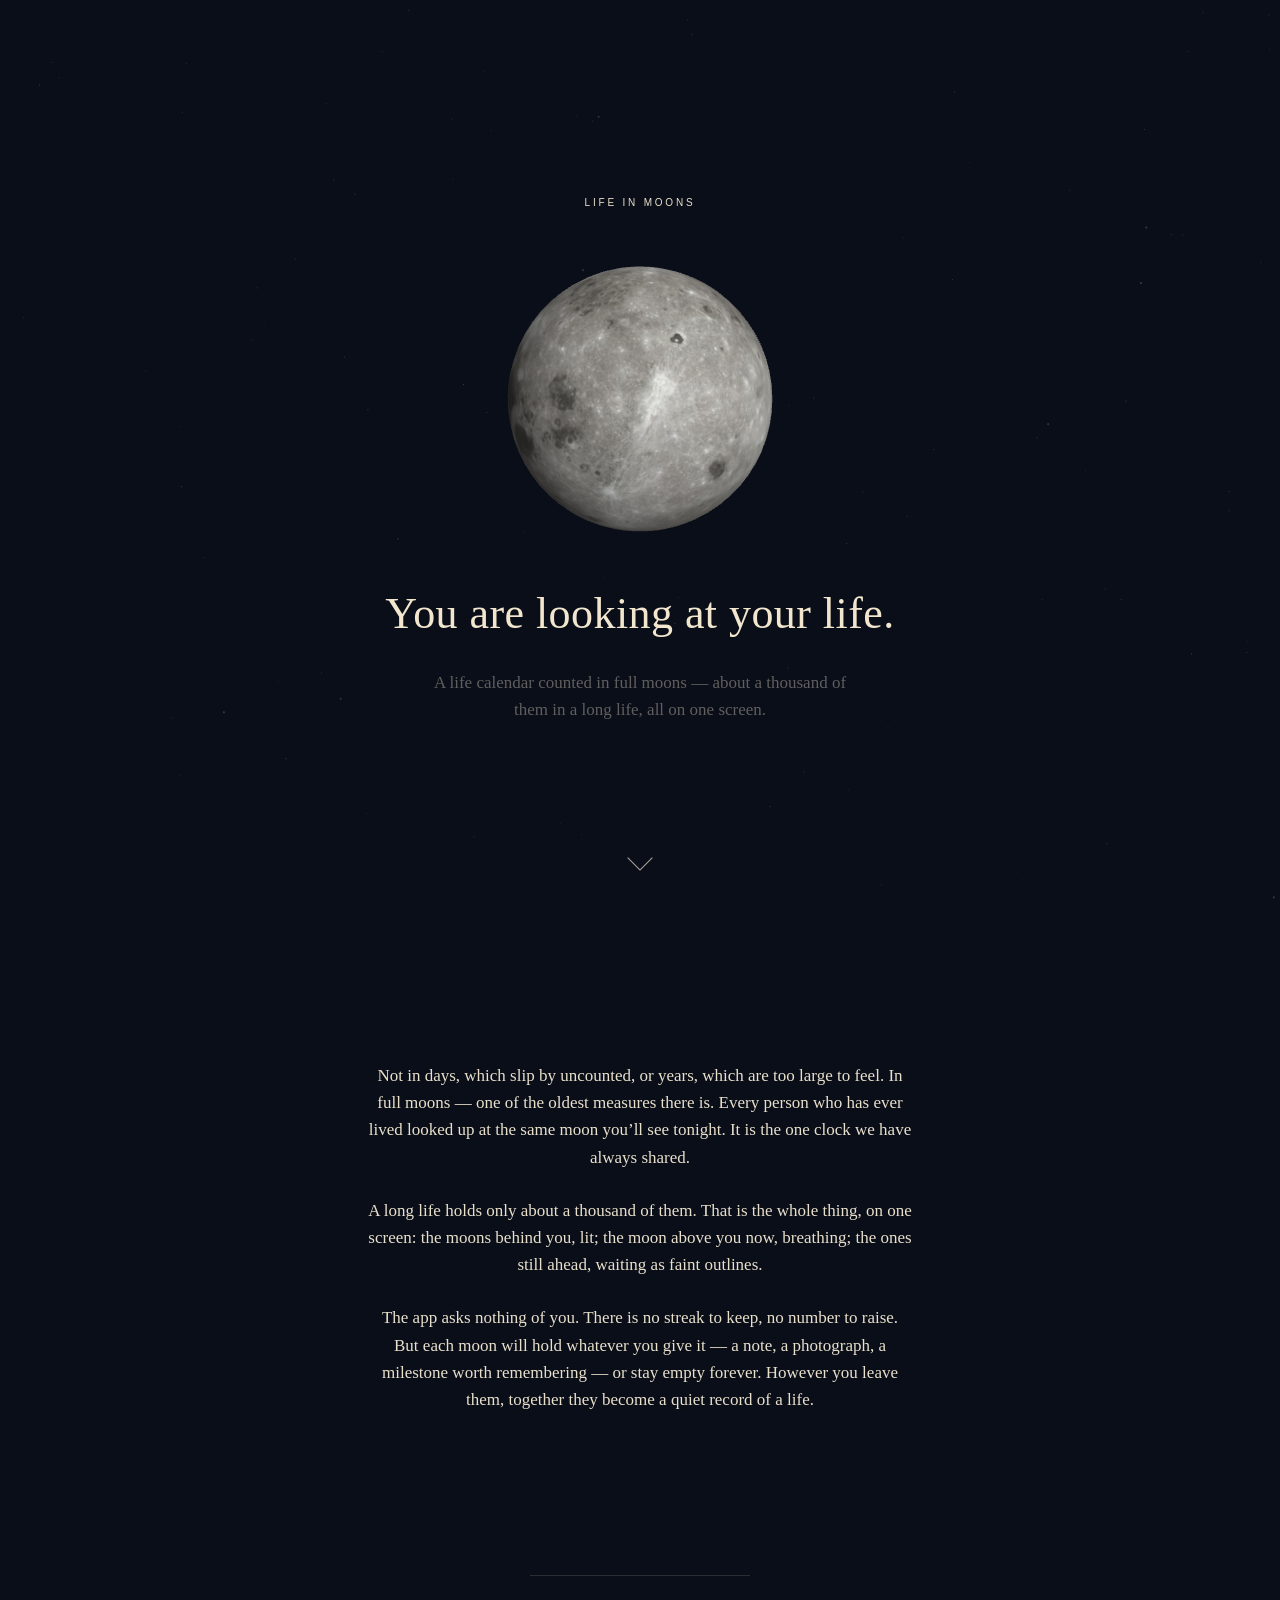
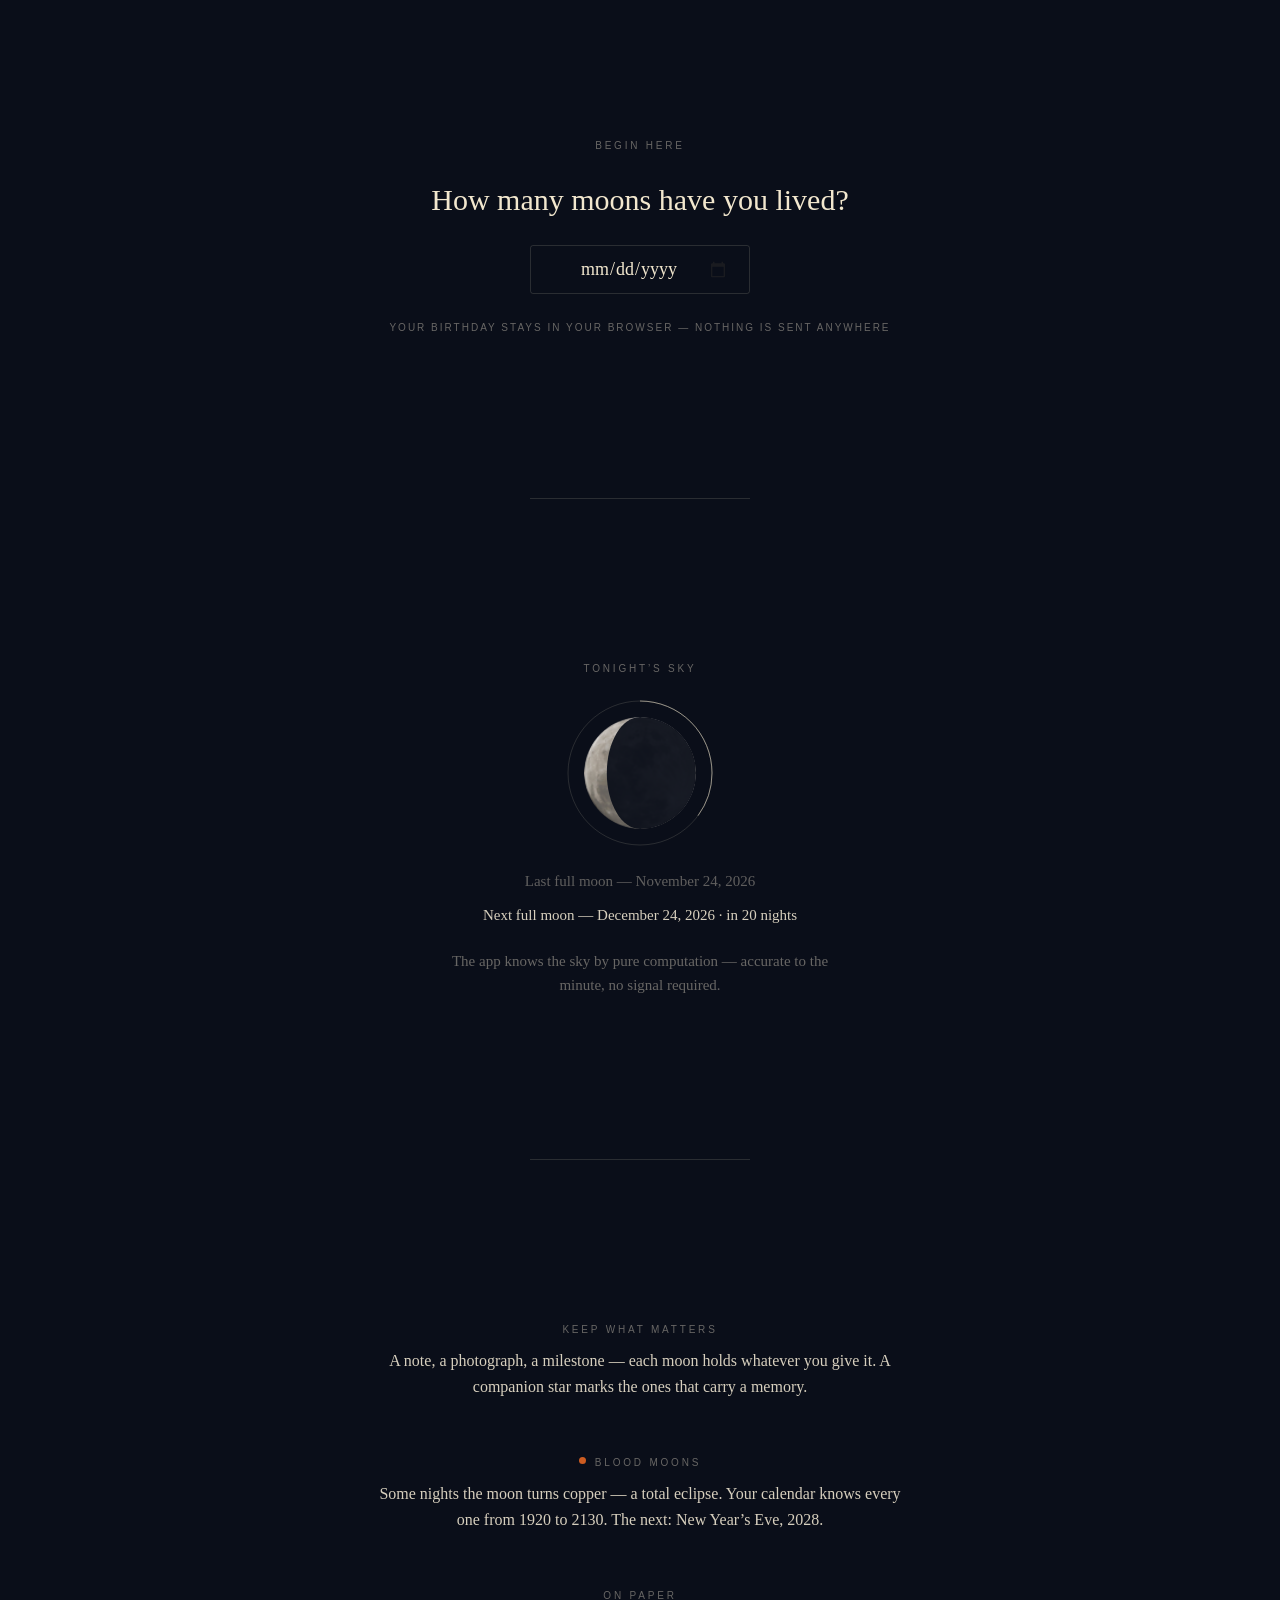
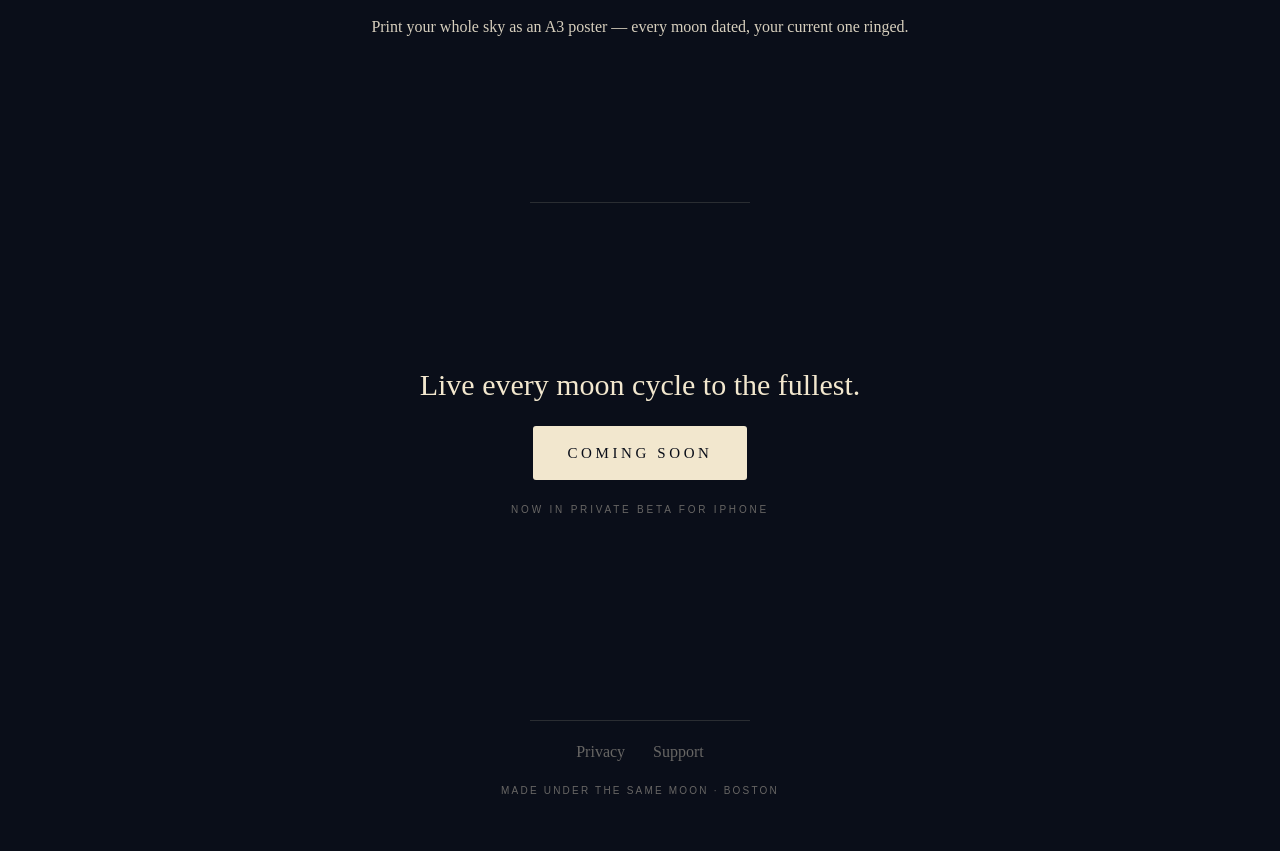
<file: index.html>
<!doctype html>
<html lang="en">
<head>
  <meta charset="utf-8">
  <meta name="viewport" content="width=device-width, initial-scale=1">
  <title>Life in Moons — your life, counted in full moons</title>
  <meta name="description" content="A life calendar counted in full moons — about a thousand in a long life. The moons behind you, lit; the moon above you, breathing; the rest still waiting. For iPhone.">
  <link rel="canonical" href="https://lifeinmoons.com/">
  <meta name="theme-color" content="#0A0E19">
  <link rel="icon" type="image/png" sizes="32x32" href="assets/favicon-32.png">
  <link rel="apple-touch-icon" href="assets/apple-touch-icon.png">
  <meta property="og:type" content="website">
  <meta property="og:site_name" content="Life in Moons">
  <meta property="og:title" content="Life in Moons">
  <meta property="og:description" content="You are looking at your life. A calendar counted in full moons — how many have you lived?">
  <meta property="og:url" content="https://lifeinmoons.com/">
  <meta property="og:image" content="https://lifeinmoons.com/assets/og.png">
  <meta name="twitter:card" content="summary_large_image">
  <link rel="stylesheet" href="css/site.css">
</head>
<body>

<canvas id="sky" aria-hidden="true"></canvas>

<main>
  <!-- HERO — the moon that looks back -->
  <section class="hero">
    <div class="label label--bright">Life in Moons</div>
    <canvas class="globe" id="globe" aria-label="The moon, slowly turning"></canvas>
    <h1>You are looking at your&nbsp;life.</h1>
    <p class="prose quiet" style="max-width:26rem">A life calendar counted in full moons —
      about a thousand of them in a long life, all on one screen.</p>
    <div class="scrollcue" aria-hidden="true"></div>
  </section>

  <!-- STORY -->
  <section class="center" aria-label="About Life in Moons">
    <p class="prose reveal">Not in days, which slip by uncounted, or years, which are too
      large to feel. In full moons — one of the oldest measures there is. Every person who
      has ever lived looked up at the same moon you’ll see tonight. It is the one clock we
      have always shared.</p>
    <p class="prose reveal">A long life holds only about a thousand of them. That is the
      whole thing, on one screen: the moons behind you, lit; the moon above you now,
      breathing; the ones still ahead, waiting as faint outlines.</p>
    <p class="prose reveal">The app asks nothing of you. There is no streak to keep, no
      number to raise. But each moon will hold whatever you give it — a note, a photograph,
      a milestone worth remembering — or stay empty forever. However you leave them,
      together they become a quiet record of a life.</p>
  </section>

  <hr class="hairline">

  <!-- CALCULATOR -->
  <section class="center calc" id="calc">
    <div class="label">Begin here</div>
    <h2>How many moons have you lived?</h2>
    <input type="date" aria-label="Your birthday">
    <p class="label" style="letter-spacing:.2em">Your birthday stays in your browser — nothing is sent anywhere</p>
    <div class="calcresult">
      <div class="bignum num" aria-live="polite">0</div>
      <p class="prose quiet calcline" style="font-size:15px"></p>
      <p class="label skyline" hidden></p>
      <hr class="hairline skyrule" hidden>
      <div class="gridwrap"></div>
      <hr class="hairline skyrule" hidden>
      <p class="label gridcaption" style="letter-spacing:.2em">Your moon is in there — the one that’s breathing</p>

      <div class="paycard" hidden>
        <div class="label label--bright">See your whole sky</div>
        <p class="prose" style="font-size:16px">Every moon of your life, dated — the ones
          behind you lit, your moon ringed, the rest waiting. Yours to keep, and to
          print as an A3 poster.</p>
        <button class="button buybtn" type="button">$2.99 · Unlock</button>
        <a class="button button--ghost button--soon appbtn">The full app · $4.99 — coming soon</a>
        <p class="label">notes · photographs · blood moons · tonight’s sky</p>
        <p class="label">One time · yours forever</p>
        <button class="linklike restorelink" type="button">Already unlocked? Restore</button>
        <span class="restorerow" hidden>
          <input type="email" placeholder="email from your receipt" aria-label="Receipt email">
          <button class="button button--small" type="button">Restore</button>
        </span>
        <p class="label restoremsg" aria-live="polite"></p>
      </div>

      <div class="posterrow" hidden>
        <div class="chips" role="group" aria-label="Horizon in years">
          <button class="chip" type="button" data-h="80">80 years</button>
          <button class="chip" type="button" data-h="90">90 years</button>
          <button class="chip" type="button" data-h="100">100 years</button>
        </div>
        <button class="button posterbtn" type="button">Print your poster</button>
        <p class="label" style="letter-spacing:.2em">A3 · all vector · frames beautifully</p>
      </div>
    </div>
  </section>

  <hr class="hairline">

  <!-- TONIGHT -->
  <section class="center tonight" id="tonight">
    <div class="label">Tonight’s sky</div>
    <div class="phasewrap"><canvas aria-label="Tonight's moon phase"></canvas></div>
    <div class="rows">
      <p class="prose quiet t-last" style="font-size:15px"></p>
      <p class="prose t-next" style="font-size:15px"></p>
    </div>
    <p class="prose quiet reveal" style="font-size:15px;max-width:24rem">The app knows the
      sky by pure computation — accurate to the minute, no signal required.</p>
  </section>

  <hr class="hairline">

  <!-- VIGNETTES -->
  <section aria-label="What the app holds">
    <div class="vignettes">
      <div class="vignette reveal">
        <div class="label">Keep what matters</div>
        <p class="prose">A note, a photograph, a milestone — each moon holds whatever you
          give it. A companion star marks the ones that carry a memory.</p>
      </div>
      <div class="vignette reveal">
        <div class="label"><span class="copperdot"></span>Blood moons</div>
        <p class="prose">Some nights the moon turns copper — a total eclipse. Your calendar
          knows every one from 1920 to 2130. The next: New Year’s Eve, 2028.</p>
      </div>
      <div class="vignette reveal">
        <div class="label">On paper</div>
        <p class="prose">Print your whole sky as an A3 poster — every moon dated, your
          current one ringed.</p>
      </div>
    </div>
  </section>

  <hr class="hairline">

  <!-- CTA -->
  <section class="center cta">
    <h2 class="reveal">Live every moon cycle to the fullest.</h2>
    <!-- When the app is on the App Store, replace with:
         <a class="button reveal" href="APP_STORE_URL">Get the app</a>
         Interim option once Beta App Review clears:
         <a class="button reveal" href="https://testflight.apple.com/join/xEZDrdhx">Join the beta</a> -->
    <span class="button button--soon reveal">Coming soon</span>
    <p class="label reveal">Now in private beta for iPhone</p>
  </section>
</main>

<footer>
  <hr class="hairline">
  <nav aria-label="Footer"><a href="privacy.html">Privacy</a><a href="support.html">Support</a></nav>
  <p class="label" style="letter-spacing:.22em">Made under the same moon · Boston</p>
</footer>

<script>
  // Payments config. BOTH values empty = paywall dormant (site fully free,
  // no card shown). Filled in when the Stripe Payment Link + verify Worker
  // exist — see docs/DEPLOY.md § Payments.
  window.LIM_CONFIG = {
    // LIVE — Stripe live Payment Link (went live 2026-07-17). Worker STRIPE_KEY
    // must be the matching rk_live_… key or return-verification fails.
    paymentLink: "https://buy.stripe.com/eVq8wPd3UddXh0ugtf24000",
    verifyURL: "https://lifeinmoons-verify.icasanovan.workers.dev",
    appStoreURL: "",   // the $4.99 app button links here once it exists
  };
</script>
<script src="js/moonmath.js"></script>
<script src="js/moonglobe.js"></script>
<script src="js/vendor/jspdf.umd.min.js"></script>
<script src="js/poster.js"></script>
<script src="js/paywall.js"></script>
<script src="js/site.js"></script>
</body>
</html>
</file>
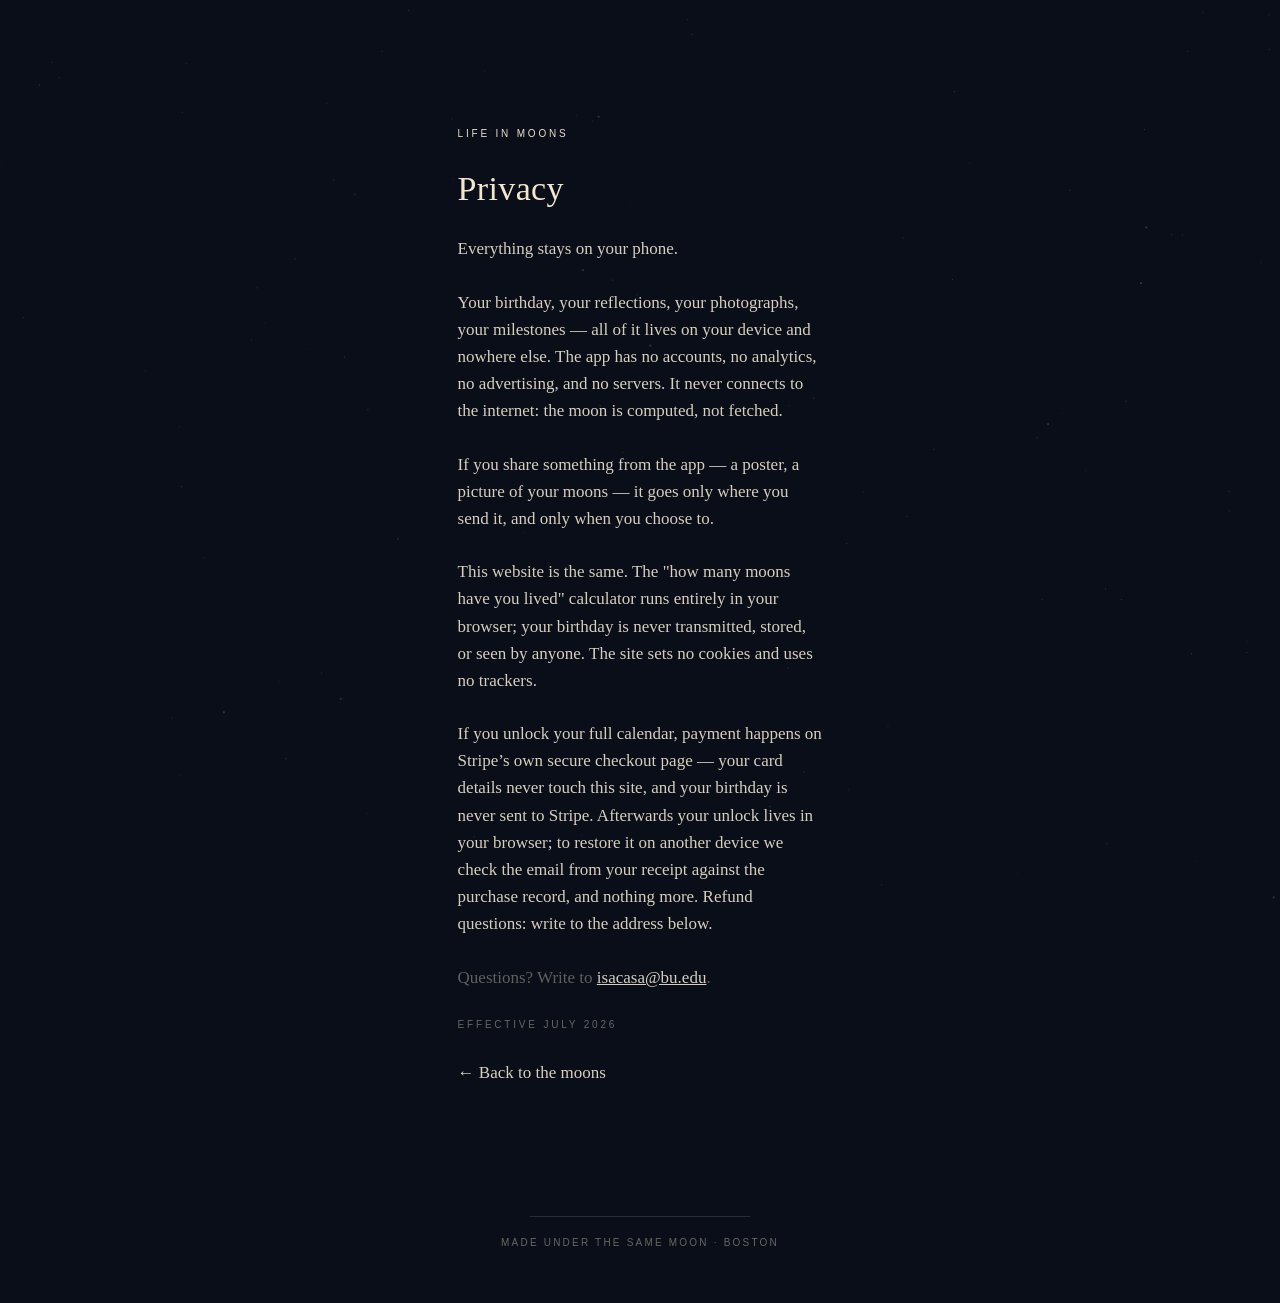
<file: privacy.html>
<!doctype html>
<html lang="en">
<head>
  <meta charset="utf-8">
  <meta name="viewport" content="width=device-width, initial-scale=1">
  <title>Privacy — Life in Moons</title>
  <meta name="description" content="Life in Moons keeps everything on your device. No accounts, no analytics, no servers.">
  <meta name="theme-color" content="#0A0E19">
  <link rel="icon" type="image/png" sizes="32x32" href="assets/favicon-32.png">
  <link rel="apple-touch-icon" href="assets/apple-touch-icon.png">
  <link rel="stylesheet" href="css/site.css">
</head>
<body>

<canvas id="sky" aria-hidden="true"></canvas>

<main>
  <div class="page">
    <div class="label label--bright">Life in Moons</div>
    <h1>Privacy</h1>
    <p class="prose">Everything stays on your phone.</p>
    <p class="prose">Your birthday, your reflections, your photographs, your milestones —
      all of it lives on your device and nowhere else. The app has no accounts, no
      analytics, no advertising, and no servers. It never connects to the internet: the
      moon is computed, not fetched.</p>
    <p class="prose">If you share something from the app — a poster, a picture of your
      moons — it goes only where you send it, and only when you choose to.</p>
    <p class="prose">This website is the same. The "how many moons have you lived"
      calculator runs entirely in your browser; your birthday is never transmitted, stored,
      or seen by anyone. The site sets no cookies and uses no trackers.</p>
    <p class="prose">If you unlock your full calendar, payment happens on Stripe’s own
      secure checkout page — your card details never touch this site, and your birthday is
      never sent to Stripe. Afterwards your unlock lives in your browser; to restore it on
      another device we check the email from your receipt against the purchase record,
      and nothing more. Refund questions: write to the address below.</p>
    <p class="prose quiet">Questions? Write to
      <a href="mailto:isacasa@bu.edu">isacasa@bu.edu</a>.</p>
    <p class="label">Effective July 2026</p>
    <p><a class="backlink prose quiet" href="./">← Back to the moons</a></p>
  </div>
</main>

<footer>
  <hr class="hairline">
  <p class="label" style="letter-spacing:.22em">Made under the same moon · Boston</p>
</footer>

<script src="js/moonmath.js"></script>
<script src="js/moonglobe.js"></script>
<script src="js/site.js"></script>
</body>
</html>
</file>
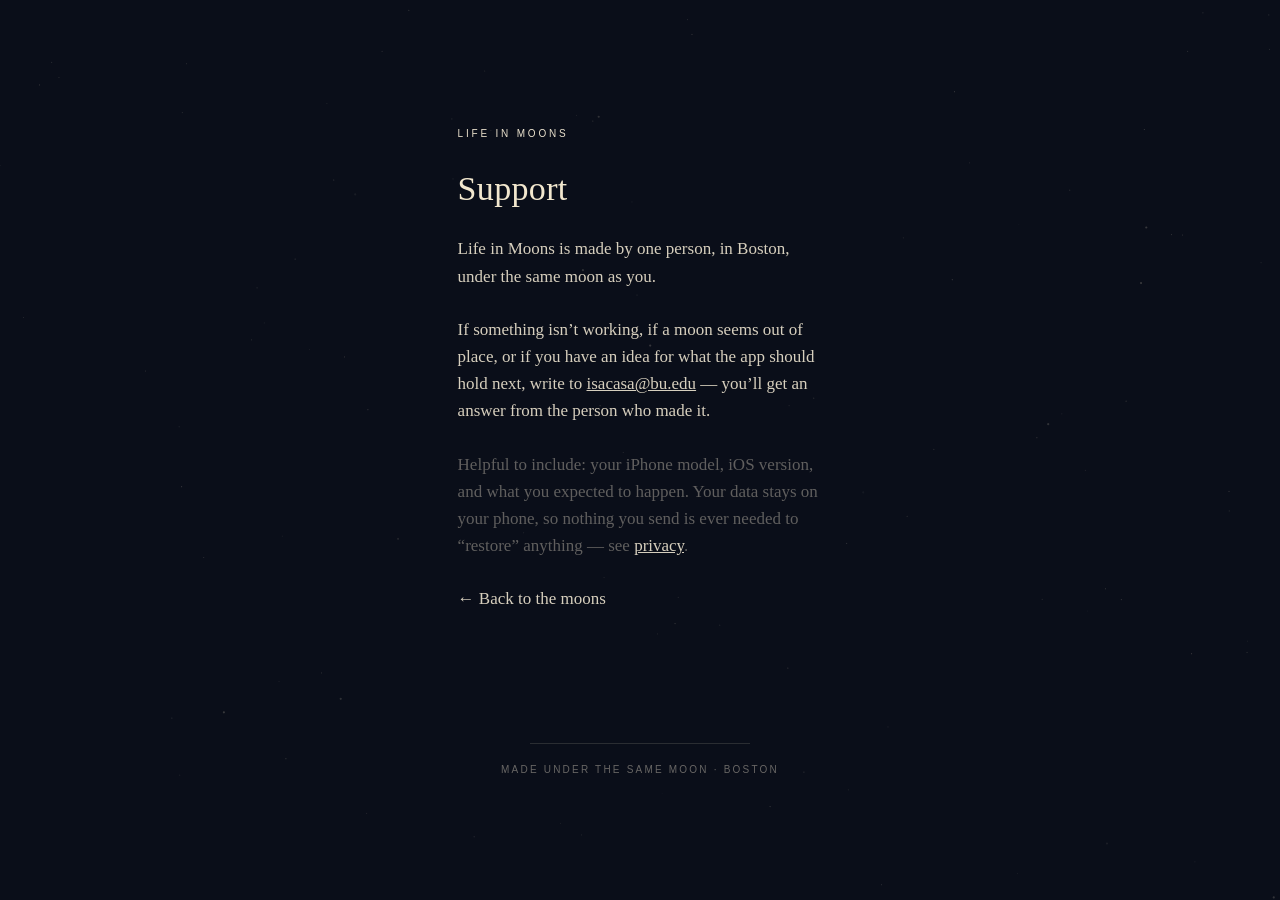
<file: support.html>
<!doctype html>
<html lang="en">
<head>
  <meta charset="utf-8">
  <meta name="viewport" content="width=device-width, initial-scale=1">
  <title>Support — Life in Moons</title>
  <meta name="description" content="Get help with Life in Moons.">
  <meta name="theme-color" content="#0A0E19">
  <link rel="icon" type="image/png" sizes="32x32" href="assets/favicon-32.png">
  <link rel="apple-touch-icon" href="assets/apple-touch-icon.png">
  <link rel="stylesheet" href="css/site.css">
</head>
<body>

<canvas id="sky" aria-hidden="true"></canvas>

<main>
  <div class="page">
    <div class="label label--bright">Life in Moons</div>
    <h1>Support</h1>
    <p class="prose">Life in Moons is made by one person, in Boston, under the same moon
      as you.</p>
    <p class="prose">If something isn’t working, if a moon seems out of place, or if you
      have an idea for what the app should hold next, write to
      <a href="mailto:isacasa@bu.edu">isacasa@bu.edu</a> — you’ll get an answer from the
      person who made it.</p>
    <p class="prose quiet">Helpful to include: your iPhone model, iOS version, and what
      you expected to happen. Your data stays on your phone, so nothing you send is ever
      needed to “restore” anything — see <a href="privacy.html">privacy</a>.</p>
    <p><a class="backlink prose quiet" href="./">← Back to the moons</a></p>
  </div>
</main>

<footer>
  <hr class="hairline">
  <p class="label" style="letter-spacing:.22em">Made under the same moon · Boston</p>
</footer>

<script src="js/moonmath.js"></script>
<script src="js/moonglobe.js"></script>
<script src="js/site.js"></script>
</body>
</html>
</file>
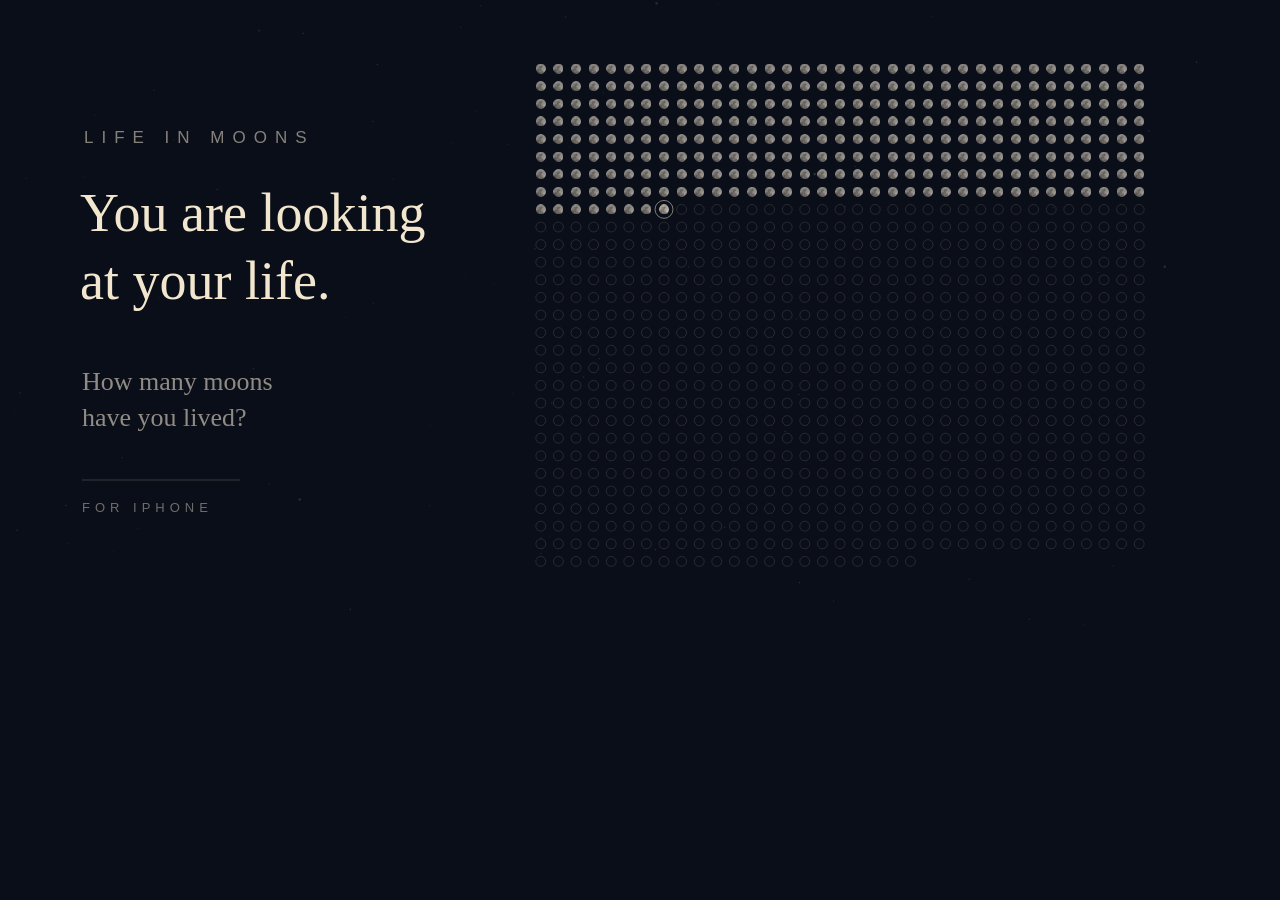
<file: tools/og.html>
<!doctype html>
<!-- Social preview card generator. Screenshot at exactly 1200x630:
     chrome --headless=new --window-size=1200,717 --screenshot=assets/og.png tools/og.html
     (headless chrome subtracts 87px of chrome from the window height) -->
<html>
<head><meta charset="utf-8"><style>
  body { margin: 0; background: #0A0E19; }
  canvas { display: block; }
</style></head>
<body>
<canvas id="c" width="1200" height="630"></canvas>
<script src="../js/moonmath.js"></script>
<script>
  const ctx = document.getElementById("c").getContext("2d");
  const CREAM = "#F2E7CE", NIGHT = "#0A0E19";

  ctx.fillStyle = NIGHT;
  ctx.fillRect(0, 0, 1200, 630);

  // faint stars, deterministic
  let seed = 9;
  const rnd = () => (seed = (seed * 16807) % 2147483647) / 2147483647;
  for (let i = 0; i < 90; i++) {
    ctx.fillStyle = "rgba(242,231,206," + (0.04 + rnd() * 0.12).toFixed(3) + ")";
    ctx.beginPath(); ctx.arc(rnd() * 1200, rnd() * 630, rnd() < 0.12 ? 1.3 : 0.7, 0, 7); ctx.fill();
  }

  // left column — the words
  ctx.textBaseline = "top";
  ctx.fillStyle = "rgba(233,224,204,0.55)";
  ctx.font = "500 17px -apple-system, 'Helvetica Neue', sans-serif";
  ctx.letterSpacing = "8px";
  ctx.fillText("LIFE IN MOONS", 84, 130);
  ctx.letterSpacing = "0px";

  ctx.fillStyle = CREAM;
  ctx.font = "500 54px 'New York', Georgia, serif";
  ctx.fillText("You are looking", 80, 190);
  ctx.fillText("at your life.", 80, 258);

  ctx.fillStyle = "rgba(233,224,204,0.6)";
  ctx.font = "26px 'New York', Georgia, serif";
  ctx.fillText("How many moons", 82, 370);
  ctx.fillText("have you lived?", 82, 406);

  // hairline
  ctx.strokeStyle = "rgba(242,231,206,0.2)";
  ctx.lineWidth = 1;
  ctx.beginPath(); ctx.moveTo(82, 480); ctx.lineTo(240, 480); ctx.stroke();
  ctx.fillStyle = "rgba(233,224,204,0.45)";
  ctx.font = "500 13px -apple-system, 'Helvetica Neue', sans-serif";
  ctx.letterSpacing = "5px";
  ctx.fillText("FOR IPHONE", 82, 502);
  ctx.letterSpacing = "0px";

  // right region — a life in moons (the maker's own calendar)
  const img = new Image();
  img.onload = () => {
    const region = { x: 520, y: 40, w: 640, h: 550 };
    const life = MoonMath.build(new Date(2003, 3, 9), 80, new Date(2026, 6, 11));
    const lay = MoonMath.layoutMoons(region.w, region.h, life.count, life.current, 1);
    const rr = lay.dot / 2;
    ctx.save();
    ctx.translate(region.x, region.y);
    for (const m of lay.moons) {
      if (m.state === "past") {
        ctx.globalAlpha = 0.82;
        ctx.drawImage(img, m.x - rr, m.y - rr, lay.dot, lay.dot);
      } else if (m.state === "current") {
        ctx.globalAlpha = 1;
        ctx.drawImage(img, m.x - rr, m.y - rr, lay.dot, lay.dot);
        ctx.strokeStyle = "rgba(242,231,206,0.5)";
        ctx.beginPath(); ctx.arc(m.x, m.y, rr + 4, 0, 7); ctx.stroke();
      } else {
        ctx.globalAlpha = 0.18;
        ctx.strokeStyle = CREAM;
        ctx.lineWidth = 0.7;
        ctx.beginPath(); ctx.arc(m.x, m.y, rr, 0, 7); ctx.stroke();
      }
    }
    ctx.restore();
    document.title = "OG_READY";
  };
  img.src = "../assets/moonsmall.png";
</script>
</body>
</html>
</file>
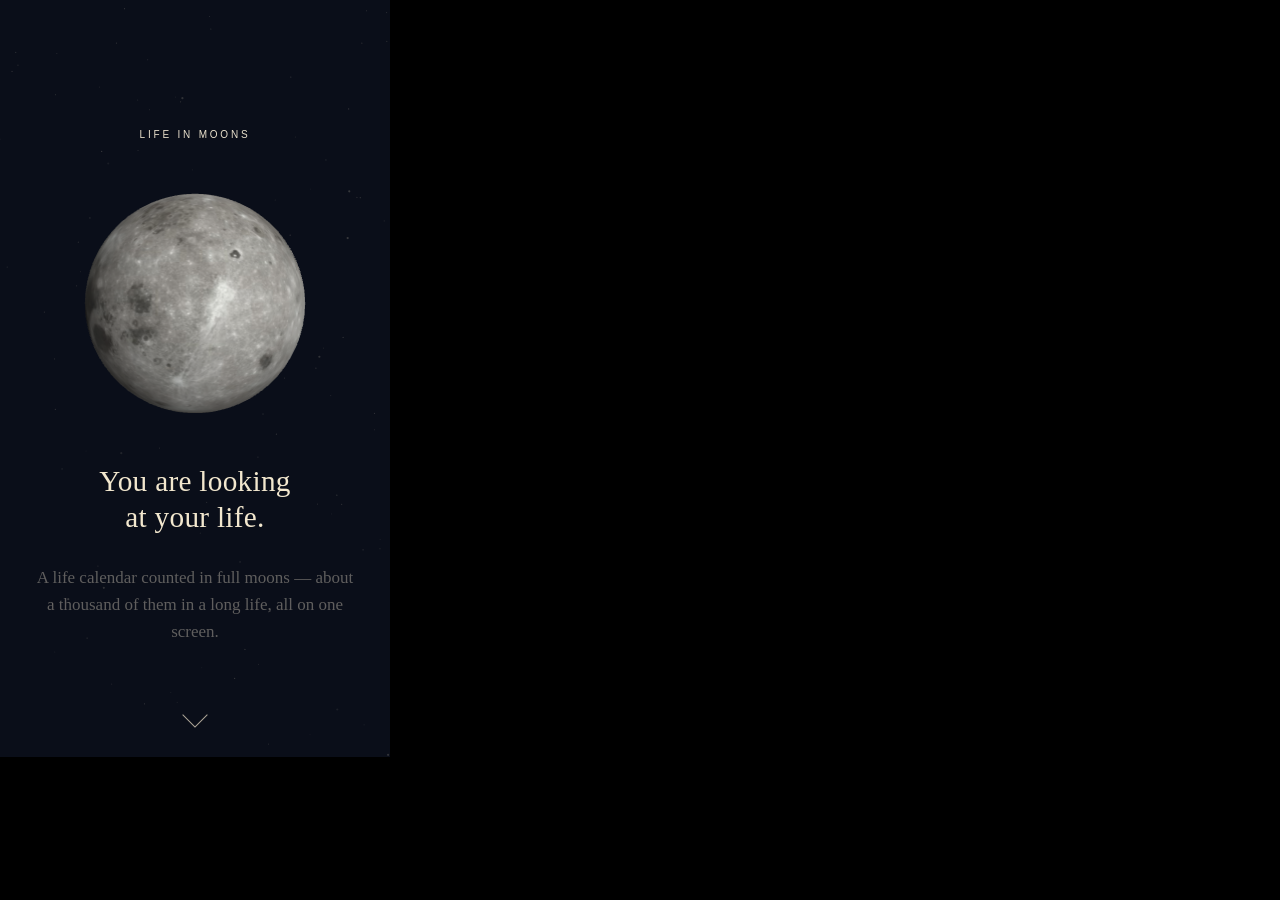
<file: tools/phone.html>
<!doctype html>
<!-- Phone-width harness for headless screenshots (Chrome enforces a 500px
     minimum window width). ?page=../index.html&scroll=0.5&date=2003-04-09&reveal=1
     Size: &w=390&h=757 (desktop shots: w=1280&h=860 with a big --window-size).
     Paywall: &paywall=mock &clear=1 &unlock=1 (calm unlocked) &buy=1 (click the
     unlock button after the date settles) &buy=poster (click the poster button)
     &probe=1 (dump state into the OUTER <title> for --dump-dom). -->
<html><head><style>
  body { margin: 0; background: #000; }
  iframe { border: 0; }
</style></head><body>
<iframe id="f"></iframe>
<script>
  const q = new URLSearchParams(location.search);
  const f = document.getElementById("f");
  f.style.width = (parseInt(q.get("w")) || 390) + "px";
  f.style.height = (parseInt(q.get("h")) || 757) + "px";
  // paywall state controls (same-origin localStorage, set before the page boots)
  if (q.get("clear")) ["lim_unlock", "lim_birthday", "lim_horizon"].forEach(k => localStorage.removeItem(k));
  if (q.get("unlock")) localStorage.setItem("lim_unlock", JSON.stringify({ mock: true, revealed: true }));
  // bday= pre-seeds the saved birthday: boot renders it WITHOUT animation, so
  // screenshots capture the finished grid (date= animates and freezes mid-ripple
  // under --virtual-time-budget)
  if (q.get("bday")) localStorage.setItem("lim_birthday", q.get("bday"));
  let src = q.get("page") || "../index.html";
  if (q.get("paywall")) src += (src.includes("?") ? "&" : "?") + "paywall=" + q.get("paywall");
  f.src = src;
  f.addEventListener("load", () => {
    const win = f.contentWindow, doc = win.document;
    const date = q.get("date");
    if (date) {
      const inp = doc.querySelector("input[type=date]");
      if (inp) { inp.value = date; inp.dispatchEvent(new win.Event("change")); }
    }
    // exercise the REAL unlock event (mock mode): click through after settle
    const buy = q.get("buy");
    if (buy) setTimeout(() => {
      const btn = doc.querySelector(buy === "poster" ? ".posterbtn" : ".buybtn");
      if (btn) btn.click();
    }, 600);
    setTimeout(() => {
      // state probe for dump-dom debugging: ?probe=1 writes paywall state into the OUTER title
      if (q.get("probe")) {
        const pc = doc.querySelector(".paycard"), pr = doc.querySelector(".posterrow");
        const cv = doc.querySelector(".gridwrap canvas");
        const sl = doc.querySelector(".skyline"), pb = doc.querySelector(".posterbtn");
        const ch = doc.querySelector(".chips");
        document.title = "PROBE " + JSON.stringify({
          enabled: win.Paywall && win.Paywall.enabled(),
          unlocked: win.Paywall && win.Paywall.unlocked(),
          revealed: win.Paywall && win.Paywall.revealed && win.Paywall.revealed(),
          ls: win.localStorage.getItem("lim_unlock"),
          paycardHidden: pc && pc.hidden,
          paycardDisplay: pc ? win.getComputedStyle(pc).display : null,
          posterrowHidden: pr && pr.hidden,
          posterrowDisplay: pr ? win.getComputedStyle(pr).display : null,
          lockedClass: doc.querySelector(".gridwrap").className,
          canvasShift: cv ? cv.style.transform : null,
          canvasH: cv ? cv.style.height : null,
          canvasW: cv ? cv.width : null,
          skylineHidden: sl && sl.hidden,
          skylineText: sl ? sl.textContent : null,
          calcline: (doc.querySelector(".calcline") || {}).textContent || null,
          posterBtnText: pb ? pb.textContent : null,
          posterBtnGhost: pb ? pb.classList.contains("button--ghost") : null,
          chipsHidden: ch && ch.hidden,
        });
      }
      if (q.get("reveal")) doc.querySelectorAll(".reveal").forEach(el => el.classList.add("vis"));
      const s = parseFloat(q.get("scroll") || "0");
      if (s) {
        doc.documentElement.style.scrollBehavior = "auto";
        doc.documentElement.scrollTop = s * (doc.documentElement.scrollHeight - win.innerHeight);
        win.dispatchEvent(new win.Event("scroll"));
      }
    }, parseInt(q.get("settle")) || 300);
  });
</script>
</body></html>
</file>
<file: css/site.css>
/* LifeInMoons — the app's design system, translated to the web.
   Night sky ground, moon-cream ink, serif voice, tracked-caps labels,
   hairlines. Single theme by choice: the page is the night sky. */

:root {
  --night: #0A0E19;
  --card: #111725;
  --moon: #F2E7CE;
  --ink: #E9E0CC;
  --dim: rgba(233, 224, 204, 0.42);
  --faint: rgba(233, 224, 204, 0.26);
  --hair: rgba(242, 231, 206, 0.14);
  --copper: #CD5C21;
  --serif: ui-serif, "New York", Georgia, "Times New Roman", serif;
  --sans: -apple-system, BlinkMacSystemFont, "SF Pro Text", "Helvetica Neue", sans-serif;
}

* { margin: 0; padding: 0; box-sizing: border-box; }
html { scroll-behavior: smooth; }
@media (prefers-reduced-motion: reduce) { html { scroll-behavior: auto; } }

body {
  background: var(--night);
  color: var(--ink);
  font-family: var(--serif);
  -webkit-font-smoothing: antialiased;
  overflow-x: hidden;
  line-height: 1.6;
}

/* fixed sky behind everything */
#sky {
  position: fixed; inset: 0; width: 100%; height: 100%;
  pointer-events: none; z-index: 0;
}
main { position: relative; z-index: 1; }

/* the hidden attribute always wins — author display rules (.paycard's flex,
   .posterrow's flex, …) silently defeat the UA's [hidden] otherwise, which is
   how the paycard survived a purchase and a dead poster button haunted the
   locked view (Isabella's phone caught both) */
[hidden] { display: none !important; }

/* ---- type roles ---- */
.label {
  font-family: var(--sans);
  font-size: 10px;
  font-weight: 500;
  letter-spacing: 0.28em;
  text-transform: uppercase;
  color: var(--dim);
}
.label--bright { color: var(--ink); }

h1, .display {
  font-family: var(--serif);
  font-weight: 500;
  font-size: clamp(28px, 7.5vw, 44px);
  line-height: 1.22;
  letter-spacing: 0.01em;
  text-wrap: balance;
  color: var(--moon);
}
h2 {
  font-family: var(--serif);
  font-weight: 500;
  font-size: clamp(22px, 5.5vw, 30px);
  line-height: 1.3;
  text-wrap: balance;
  color: var(--moon);
}
.prose {
  font-size: 17px;
  color: var(--ink);
  opacity: 0.92;
  max-width: 34rem;
}
.quiet { color: var(--dim); }

.num { font-variant-numeric: tabular-nums; }

/* ---- structure ---- */
section { position: relative; padding: 18vh 7vw; }
.center { display: flex; flex-direction: column; align-items: center; text-align: center; gap: 26px; }

.hairline {
  width: 40%; max-width: 220px; height: 1px;
  background: var(--hair); border: 0; margin: 0 auto;
}

/* ---- reveals (IntersectionObserver adds .vis) ---- */
.reveal {
  opacity: 0; transform: translateY(14px);
  transition: opacity 1.1s cubic-bezier(.23,.7,.32,1), transform 1.1s cubic-bezier(.23,.7,.32,1);
}
.reveal.vis { opacity: 1; transform: none; }
@media (prefers-reduced-motion: reduce) {
  .reveal { opacity: 1; transform: none; transition: none; }
}

/* ---- hero ---- */
.hero {
  min-height: 100svh;
  display: flex; flex-direction: column;
  align-items: center; justify-content: center;
  text-align: center; gap: 28px;
  padding: 12vh 8vw 10vh;
}
.globe { width: min(68vw, 320px); height: min(68vw, 320px); }

/* whisper chevron — a hairline ⌄ breathing downward; quiet but never lost */
.scrollcue {
  position: absolute; bottom: 30px; left: 50%;
  width: 24px; height: 24px;
  transform: translateX(-50%);
  animation: cue 3s ease-in-out infinite;
}
.scrollcue::before {
  content: "";
  position: absolute; inset: 3px;
  border-right: 1px solid rgba(242, 231, 206, 0.7);
  border-bottom: 1px solid rgba(242, 231, 206, 0.7);
  transform: rotate(45deg);
}
@keyframes cue {
  0%, 100% { transform: translate(-50%, -3px); opacity: .35; }
  50%      { transform: translate(-50%, 6px);  opacity: .9; }
}
@media (prefers-reduced-motion: reduce) {
  .scrollcue { animation: none; opacity: .7; }
}

/* ---- calculator ---- */
.calc input[type="date"] {
  appearance: none; -webkit-appearance: none;
  background: transparent;
  border: 1px solid var(--hair);
  border-radius: 3px;
  color: var(--moon);
  font-family: var(--serif);
  font-size: 18px;
  padding: 12px 20px;
  text-align: center;
  outline: none;
  color-scheme: dark;
  min-width: 220px;
}
.calc input[type="date"]:focus-visible { border-color: var(--dim); }
.calc input[type="date"]::-webkit-calendar-picker-indicator { filter: invert(.85); opacity: .6; }

.bignum {
  font-family: var(--serif);
  font-size: clamp(64px, 18vw, 120px);
  font-weight: 400;
  line-height: 1;
  color: var(--moon);
  font-variant-numeric: tabular-nums;
}
.calcresult { display: none; flex-direction: column; align-items: center; gap: 12px; }
.calcresult.on { display: flex; }
.gridwrap { width: 100%; max-width: 520px; }
.gridwrap canvas { width: 100%; display: block; }

/* the unlocked sky — the grid leaves the column and becomes the viewport.
   left/transform breakout (not margin calc): the wrap sits in a shrink-to-fit
   flex item, so % margins are unreliable; this only needs a centered parent. */
.gridwrap.sky {
  position: relative; left: 50%;
  /* poster-framed: generous margins on desktop, slim gutter on phones.
     TWIN of skyW() in js/site.js — change both together. */
  width: min(90vw, 960px);
  max-width: min(90vw, 960px);
  transform: translateX(-50%);
}

/* the caption over the sky */
.skyline { letter-spacing: .3em; }

/* ---- tonight widget ---- */
.tonight { display: flex; flex-direction: column; align-items: center; gap: 22px; }
.phasewrap { position: relative; width: 148px; height: 148px; }
.phasewrap canvas { position: absolute; inset: 0; width: 100%; height: 100%; }
.tonight .rows { display: flex; flex-direction: column; gap: 10px; align-items: center; }

/* ---- vignettes ---- */
.vignettes { display: flex; flex-direction: column; gap: 56px; max-width: 34rem; margin: 0 auto; }
.vignette { display: flex; flex-direction: column; gap: 10px; text-align: center; align-items: center; }
.vignette .prose { font-size: 16px; }
.copperdot {
  display: inline-block; width: 7px; height: 7px; border-radius: 50%;
  background: var(--copper); margin-right: 9px; vertical-align: 2px;
}

/* ---- buttons (CTA, paywall, poster) ---- */
.cta { display: flex; flex-direction: column; align-items: center; gap: 22px; text-align: center; }
.button {
  font-family: var(--serif);
  font-size: 15px; letter-spacing: 0.24em; text-transform: uppercase;
  color: var(--night);
  background: var(--moon);
  border: 0; border-radius: 3px;
  padding: 15px 34px;
  text-decoration: none;
  display: inline-block;
  cursor: pointer;
}
.button:focus-visible { outline: 2px solid var(--dim); outline-offset: 3px; }
.button:disabled { opacity: 0.6; cursor: default; }
.button--small { font-size: 12px; padding: 10px 18px; }

footer {
  position: relative; z-index: 1;
  padding: 40px 7vw 52px;
  display: flex; flex-direction: column; gap: 18px;
  align-items: center; text-align: center;
}
footer nav { display: flex; gap: 28px; }
footer a { color: var(--dim); text-decoration: none; }
footer a:hover, footer a:focus-visible { color: var(--ink); }

/* ---- production additions ---- */
.hero { min-height: 100vh; }
@supports (min-height: 100svh) { .hero { min-height: 100svh; } }

.cta .button--soon { cursor: default; }

/* ---- paywall: the sky in the fog ---- */
/* The whole calendar blurs to a pattern (visible, never readable) and fades
   out toward the card; the ONE crisp thing is the visitor's current moon,
   breathing in its own small overlay canvas (.curmoon). filter:blur on the
   canvas itself renders reliably on iOS Safari — backdrop-filter under a
   mask does not (learned from her phone). */
.gridwrap.locked {
  position: relative;
  max-height: 38vh;
  overflow: hidden;
  pointer-events: none;
  user-select: none;
  -webkit-user-select: none;
  -webkit-mask-image: linear-gradient(to bottom,
    #000 0%, #000 46%, rgba(0,0,0,0.4) 72%, transparent 94%);
  mask-image: linear-gradient(to bottom,
    #000 0%, #000 46%, rgba(0,0,0,0.4) 72%, transparent 94%);
}
.gridwrap.locked > canvas:first-child {
  filter: blur(7px) saturate(0.9);
  opacity: 0.85;
}
.curmoon {
  position: absolute;
  z-index: 1;
  filter: none;
}

/* ---- the unlock film (one-time; JS drives heights and class order) ----
   Mechanic: the fog DEEPENS and swallows the locked grid (blur 7→14, opacity
   →0) while the wrap grows from the fog clip to the sky's height; then JS
   re-renders unlocked and the existing ripple is the arrival. The mask is
   never transitioned (it can't be) — it rides along and leaves at opacity 0. */
@media (prefers-reduced-motion: no-preference) {
  .gridwrap.unveil {
    transition: height .9s cubic-bezier(.23, .7, .32, 1);
  }
  .gridwrap.locked.unveil { max-height: none; }   /* free the 38vh clip to tween */
  .gridwrap.locked.unveil > canvas:first-child {
    opacity: 0;
    filter: blur(14px) saturate(0.9);
    transition: opacity .9s ease, filter .9s ease;
  }
  .gridwrap.unveil .curmoon {
    opacity: 0;
    transition: opacity .7s ease;
  }
  .paycard.fadeout {
    opacity: 0;
    transform: translateY(6px);
    transition: opacity .7s ease, transform .7s ease;
    pointer-events: none;
  }
  /* after the sky ripples in, its chrome breathes in late */
  .calcresult.settling .posterrow,
  .calcresult.settling .skyline,
  .calcresult.settling .skyrule,
  .calcresult.settling .gridcaption {
    opacity: 0;
    transform: translateY(8px);
    animation: fadeup .9s cubic-bezier(.23, .7, .32, 1) 1.5s forwards;
  }
  @keyframes fadeup { to { opacity: 1; transform: none; } }
}

.paycard {
  display: flex; flex-direction: column; align-items: center; gap: 15px;
  max-width: 24rem;
  margin-top: -110px;           /* floats up into the fog */
  position: relative; z-index: 1;
  padding: 30px 28px;
  background: rgba(17, 23, 37, 0.86);   /* --card, frosted */
  -webkit-backdrop-filter: blur(10px);
  backdrop-filter: blur(10px);
  border: 1px solid var(--hair);
  border-radius: 4px;
  box-shadow: 0 0 90px rgba(242, 231, 206, 0.07);
  text-align: center;
}
.button--ghost {
  background: transparent;
  color: var(--moon);
  border: 1px solid var(--hair);
  padding: 13px 26px;
}
.button--ghost:hover, .button--ghost:focus-visible { border-color: var(--dim); }
.paycard .button { width: 100%; max-width: 250px; }
.linklike {
  background: none; border: 0; padding: 0;
  font-family: var(--serif); font-size: 14px;
  color: var(--dim);
  text-decoration: underline dotted;
  text-underline-offset: 3px;
  cursor: pointer;
}
.linklike:hover, .linklike:focus-visible { color: var(--ink); }
.restorerow { display: flex; gap: 10px; align-items: stretch; }
.restorerow input {
  appearance: none; -webkit-appearance: none;
  background: transparent;
  border: 1px solid var(--hair); border-radius: 3px;
  color: var(--moon);
  font-family: var(--serif); font-size: 14px;
  padding: 9px 14px;
  outline: none;
  min-width: 0; width: 200px;
}
.restorerow input:focus-visible { border-color: var(--dim); }
.restoremsg:empty { display: none; }

/* ---- post-unlock: chips + poster ---- */
.posterrow { display: flex; flex-direction: column; align-items: center; gap: 18px; }
.chips { display: flex; gap: 10px; }
.chip {
  font-family: var(--sans);
  font-size: 10px; letter-spacing: 0.18em; text-transform: uppercase;
  color: var(--dim);
  background: transparent;
  border: 1px solid var(--hair); border-radius: 3px;
  padding: 8px 14px;
  cursor: pointer;
}
.chip--on { color: var(--night); background: var(--moon); border-color: var(--moon); }
.chip:focus-visible { outline: 2px solid var(--dim); outline-offset: 2px; }

/* inner pages (privacy / support) */
.page {
  max-width: 34rem; margin: 0 auto;
  padding: 14vh 7vw 10vh;
  display: flex; flex-direction: column; gap: 26px;
}
.page h1 { font-size: clamp(24px, 6vw, 34px); }
.page a { color: var(--ink); }
.page .backlink { text-decoration: none; }
.page .backlink:hover { color: var(--moon); }
</file>
